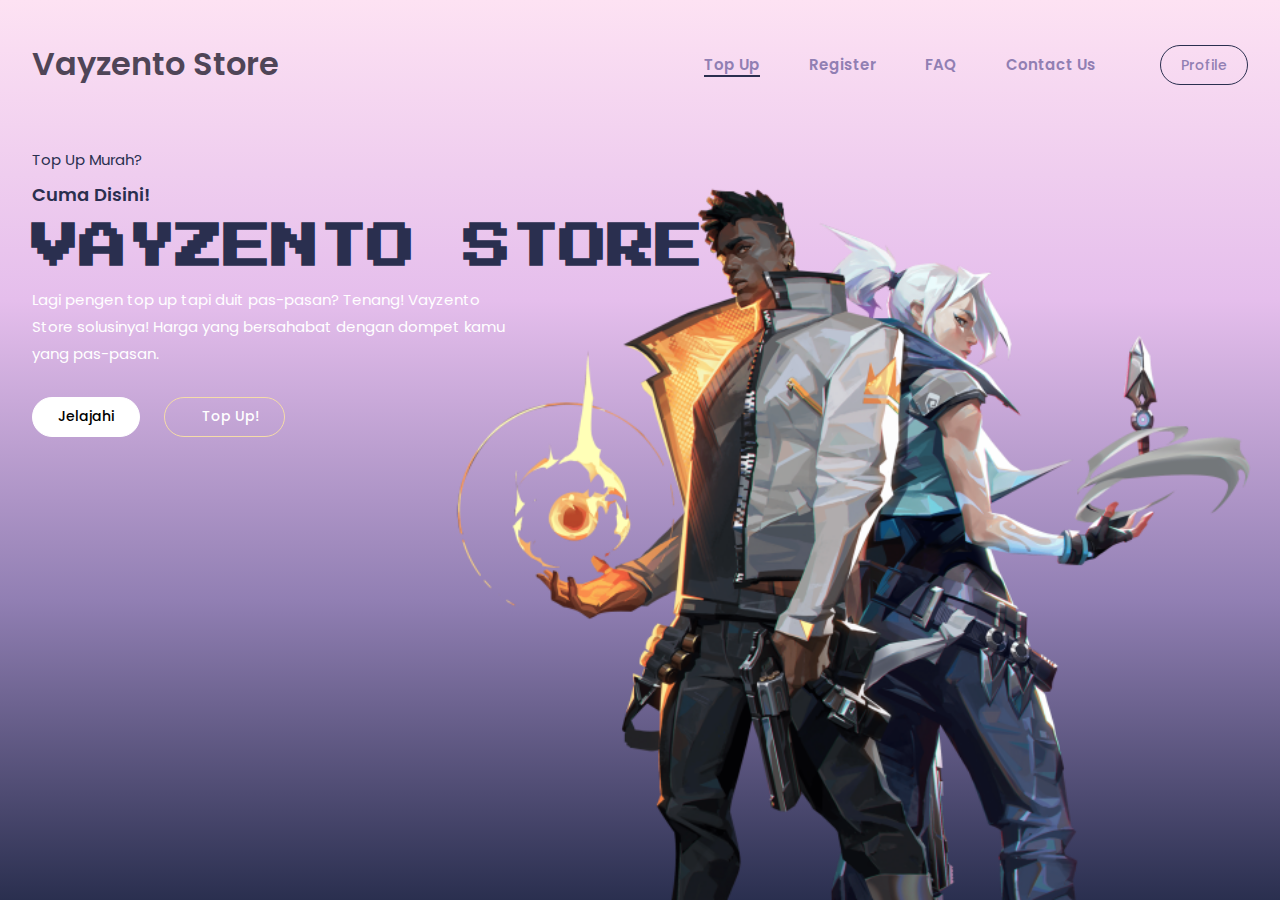
<file: projects/GMBL Project/index.html>
<!DOCTYPE html>
<html lang="en">
<head>
    <meta charset="UTF-8">
    <meta http-equiv="X-UA-Compatible" content="IE=edge">
    <meta name="viewport" content="width=device-width, initial-scale=1.0">
    <title>Home | Vayzento Store</title>

    <link rel="icon" type="image/x-icon" href="">

    <link rel="stylesheet" href="style.css">
    <link rel="preconnect" href="https://fonts.googleapis.com">
    <link rel="preconnect" href="https://fonts.gstatic.com" crossorigin>
    <link href="https://fonts.googleapis.com/css2?family=Permanent+Marker&family=Poppins:wght@100;200;300;400;500;600;700;800&family=Press+Start+2P&display=swap" rel="stylesheet">

    <link rel="stylesheet" href="https://cdnjs.cloudflare.com/ajax/libs/font-awesome/6.4.0/css/all.min.css" 
    integrity="sha512-iecdLmaskl7CVkqkXNQ/ZH/XLlvWZOJyj7Yy7tcenmpD1ypASozpmT/E0iPtmFIB46ZmdtAc9eNBvH0H/ZpiBw==" crossorigin="anonymous" 
    referrerpolicy="no-referrer" />
</head>
<body>
    <section class="hero">
        <div class="main-width">
            <header>
                <div class="logo">
                    <h2><a href="#">Vayzento Store</a></h2>
                </div>

                <nav>
                    <ul>
                        <li class="active"><a href="Top Up Page/topup.html">Top Up</a></li>
                        <li><a href="Register Page/register.html">Register</a></li>
                        <li><a href="#">FAQ</a></li>
                        <li><a href="#">Contact Us</a></li>
                        <li class="btn"><a href="#">Profile</a></li>
                    </ul>
                </nav>
            </header>

            <div class="content">
                <div class="main-text">
                    <h6>Top Up Murah?</h6>
                    <h3>Cuma Disini!</h3>
                    <h1>VAYZENTO STORE</h1>
                    <p>Lagi pengen top up tapi duit pas-pasan? Tenang! Vayzento Store solusinya!
                    Harga yang bersahabat dengan dompet kamu yang pas-pasan.</p>
                    <a href="#">Jelajahi</a>
                    <a href="Top Up Page/topup.html" class="cta"><i class="fa-solid fa-bag-shopping"></i>Top Up!</a>
                </div>

                <div class="social">
                    <a href="#" title="Instagram"><i class="fa-brands fa-instagram"></i></a>
                    <a href="#" title="TikTok"><i class="fa-brands fa-tiktok"></i></a>
                    <a href="#" title="Discord"><i class="fa-brands fa-discord"></i></a>
                    <a href="#" title="Whatsapp"><i class="fa-brands fa-whatsapp"></i></a>
                </div>
                <div class="image">
                    <img src="assets/JettPhoenix.png" alt="Jett and Phoenix">
                </div>
            </div>
        </div>
    </section>
</body>
</html>
</file>
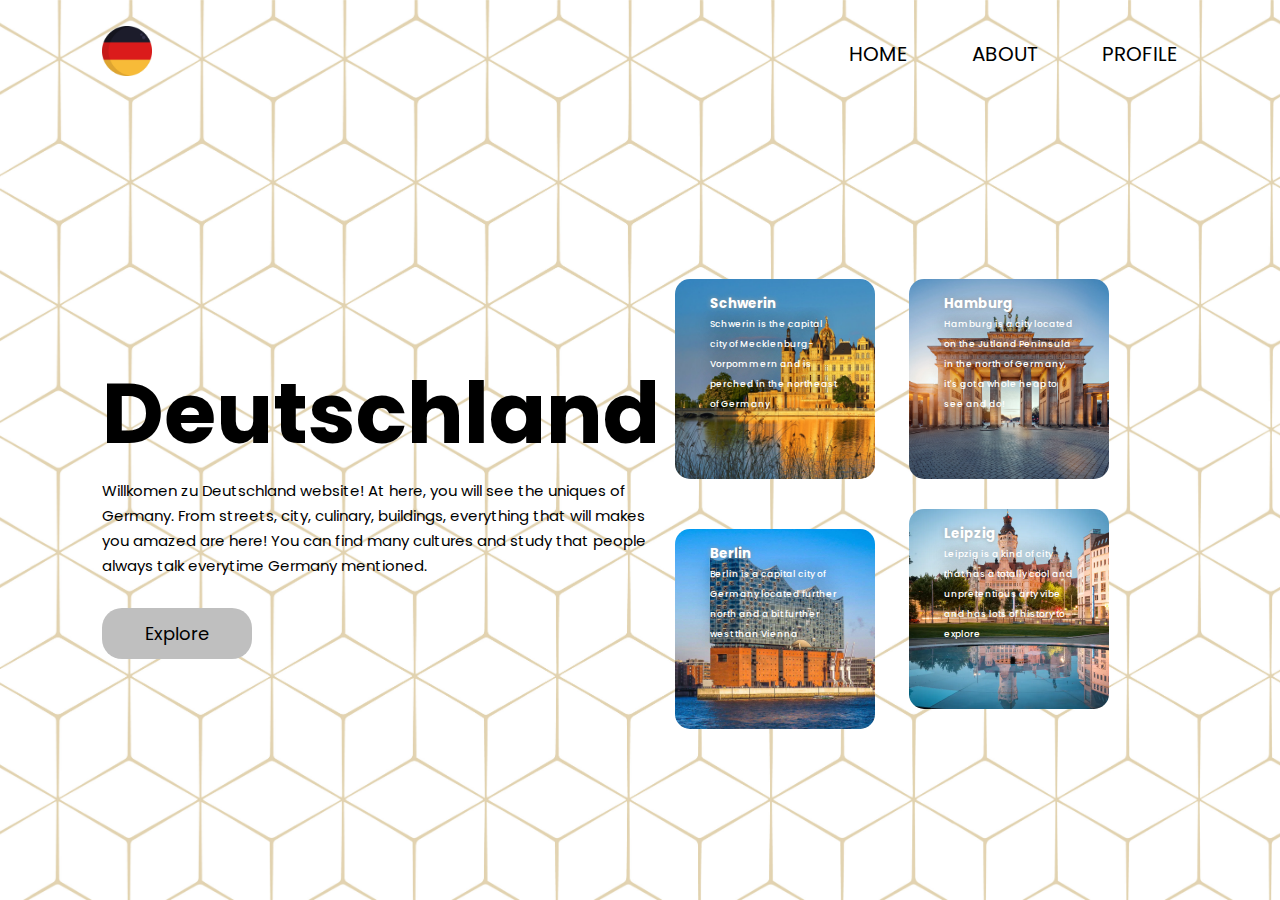
<file: projects/Neue Webseite/index.html>
<!DOCTYPE html>
<html lang="en">
<head>
    <meta charset="UTF-8">
    <meta name="viewport" content="width=device-width, initial-scale=1.0">
    <link rel="shortcut icon" href="medien/germany_favicon.png" type="medien/favicon">
    <title>Deutschland</title>
    <link rel="stylesheet" href="style.css">
    <link href="https://fonts.googleapis.com/css2?family=Poppins:wght@300;400;500;600;700;800;900&display=swap" rel="stylesheet">
</head>
<body>
    <div class="container">
        <div class="navbar">
            <a href="#"><img src="medien/germany_favicon.png" alt="Logo" class="logo"></a>
            <nav>
                <ul>
                    <li><a href="#">HOME</a></li>
                    <li><a href="#">ABOUT</a></li>
                    <li><a href="#">PROFILE</a></li>
                </ul>
            </nav>
        </div>

    <div class="row">
        <div class="col">
            <h1>Deutschland</h1>
            <p>Willkomen zu Deutschland website! At here, you will see the
                uniques of Germany. From streets, city, culinary, buildings,
                everything that will makes you amazed are here! You can find
                many cultures and study that people always talk everytime
                Germany mentioned.
            </p>
                <a href="#"><button type="button">Explore</button></a>
        </div>
        <div class="col">
            <div class="card card1">
                <h5>Schwerin</h5>
                <p>Schwerin is the capital city of Mecklenburg-Vorpommern and is 
                    perched in the northeast of Germany</p>
            </div>
            <div class="card card2">
                <h5>Hamburg</h5>
                <p>Hamburg is a city located on the Jutland Peninsula in the north of Germany, 
                    it's got a whole heap to see and do!</p>
            </div>
            <div class="card card3">
                <h5>Berlin</h5>
                <p>Berlin is a capital city of Germany located further north and a bit 
                    further west than Vienna</p>
            </div>
            <div class="card card4">
                <h5>Leipzig</h5>
                <p>Leipzig is a kind of city that has a totally cool and unpretentious arty vibe
                    and has lots of history to explore</p>
            </div>
        </div>
    </div>
</div>
</body>
</html>
</file>
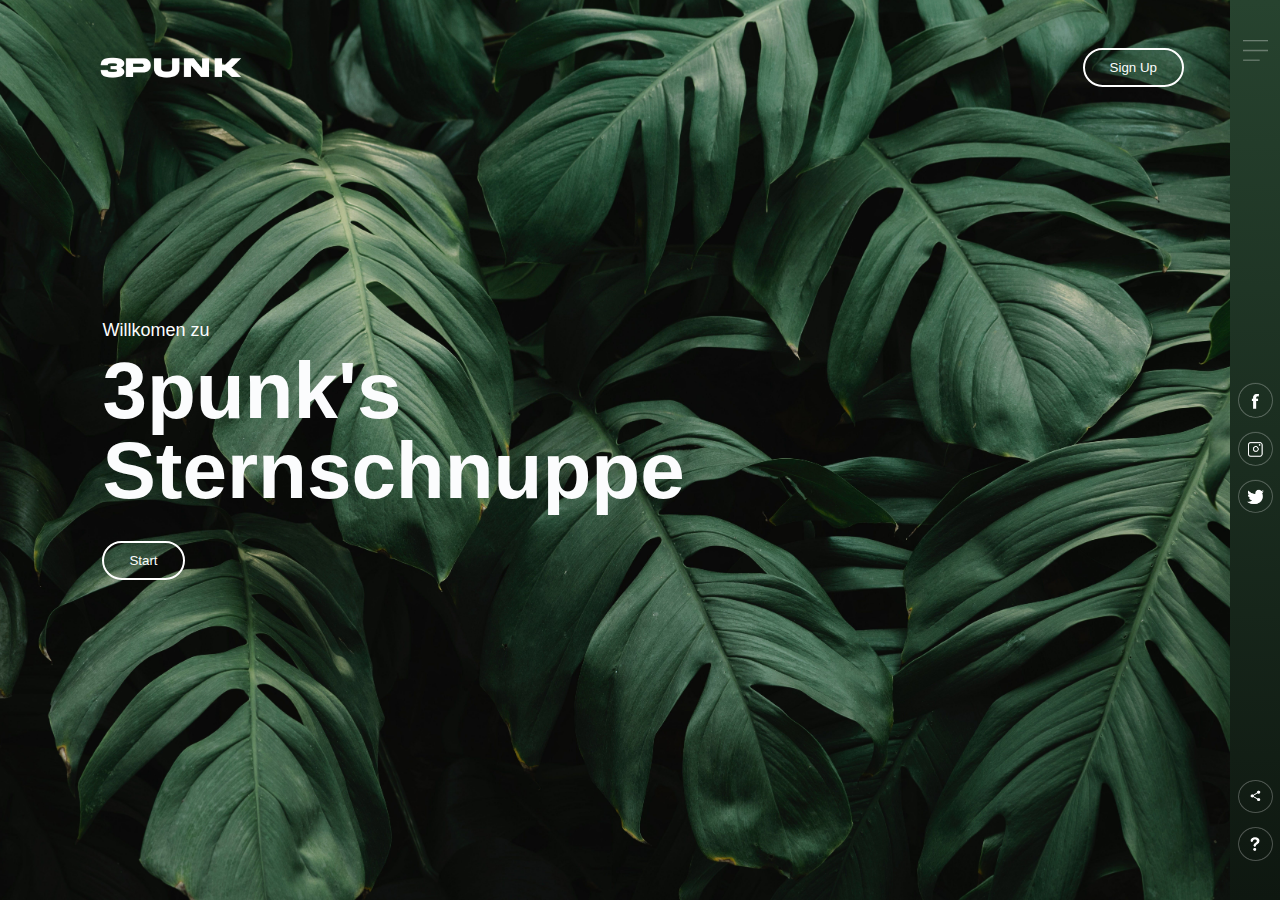
<file: projects/All Devices/stardenhardenburdenbart.html>
<!DOCTYPE html>
<html lang="en">
<head>
    <meta charset="UTF-8">
    <meta http-equiv="X-UA-Compatible" content="IE=edge">
    <meta name="viewport" content="width=device-width, initial-scale=1.0">
    <title>Sternschnuppe</title>
    <link rel="stylesheet" href="schmetterling.css" type="text/css">
</head>
<body>
    <div class="hintergrund">
        <div class="navbar">
            <img src="media/Logo.png" class="logo">
            <button type="button">Sign Up</button>
        </div>
        <div class="kontent">
            <small>Willkomen zu</small>
            <h1>3punk's<br>Sternschnuppe</h1>
            <button type="button">Start</button>
        </div>
        <div class="sider">
            <img src="media/menu.png" class="menu">
            <div class="socmed">
                <a href="https://www.facebook.com/evan.ewaldo.5/" target="_blank"><img src="media/fb.png" alt="Facebook"></a>
                <a href="https://www.instagram.com/schmetterling_des_himmels" target="_blank"><img src="media/ig.png" alt="Instagram"><a>
                <a href="https://www.twitter.com/van_wld/" target="_blank"><img src="media/tw.png" alt="Twitter"></a>
            </div>
            <div class="tool">
                <img src="media/share.png">
                <img src="media/info.png">
            </div>
        </div>
</body>
</html>
</file>
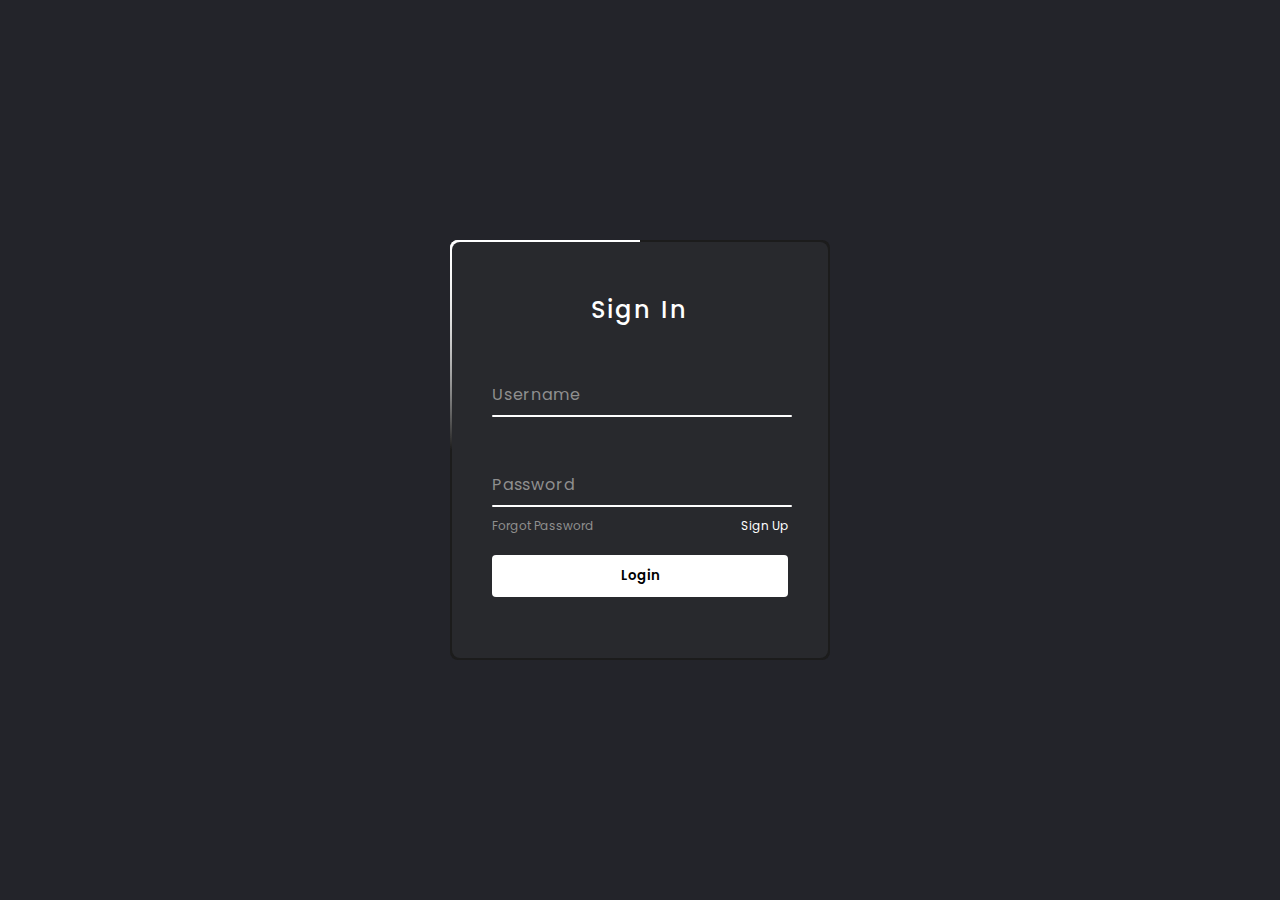
<file: projects/ANIMATED LOGIN/main.html>
<!DOCTYPE html>
<html lang="en">
<head>
    <meta charset="UTF-8">
    <title>Login Form</title>
    <link rel="stylesheet" href="model.css">
</head>
<body>
    <div class="form-box">
        <div class="form">
            <h2>Sign In</h2>
            <div class="inputBox">
                <input type="text" required="required">
                <span>Username</span>
                <i></i>
            </div>
            <div class="inputBox">
                <input type="password" required="required">
                <span>Password</span>
                <i></i>
            </div>
            <div class="links">
                <a href="#">Forgot Password</a>
                <a href="#">Sign Up</a>
            </div>
            <input type="submit" value="Login">
        </div>
    </div>
</body>
</html>
</file>
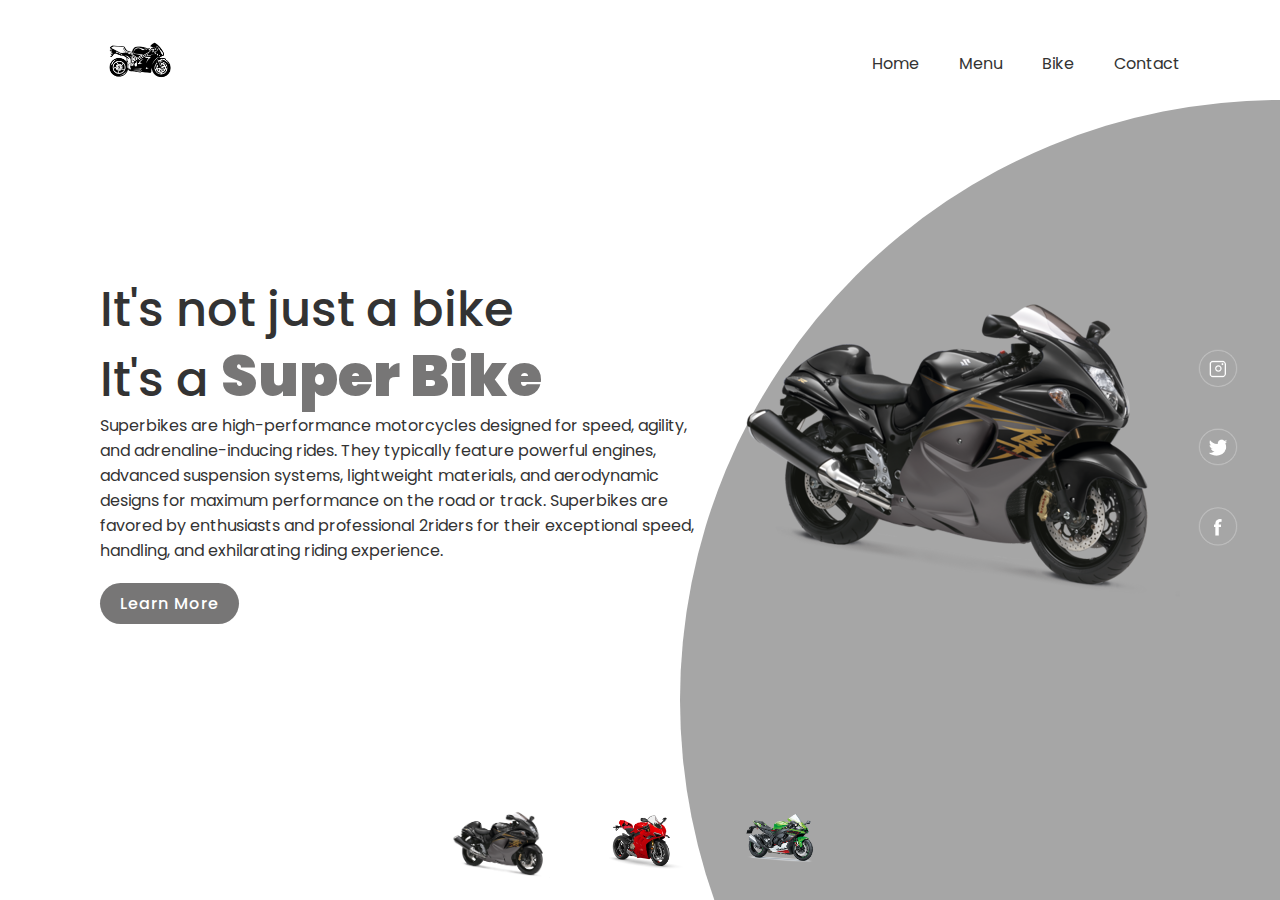
<file: projects/Superbikes/main.html>
<!DOCTYPE html>
<html lang="en">
<head>
    <meta charset="UTF-8">
    <meta http-equiv="X-UA-Compatible" content="IE=edge">
    <meta name="viewport" content="width=device-width, initial-scale=1.0">
    <title>Super Bikes</title>
    <link rel="stylesheet" href="style.css">
</head>
<body>
    <section>
        <div class="circle"></div>
        <header>
            <a href="#"><img src="assets/logo.png" alt="Logo" class="logo"></a>
        <ul>
            <li><a href="#">Home</a></li>
            <li><a href="#">Menu</a></li>
            <li><a href="#">Bike</a></li>
            <li><a href="#">Contact</a></li>
        </ul>
        </header>
        <div class="content">
            <div class="textBox">
                <h2>It's not just a bike<br>It's a <span>Super Bike</span></h2>
                <p>Superbikes are high-performance motorcycles designed for speed, agility, and 
                    adrenaline-inducing rides. They typically feature powerful engines, advanced 
                    suspension systems, lightweight materials, and aerodynamic designs for maximum 
                    performance on the road or track. Superbikes are favored by enthusiasts and professional 
                    2riders for their exceptional speed, handling, and exhilarating riding experience.</p>
                <a href="#">Learn More</a>
            </div>
            <div class="imgBox">
                <img src="assets/suzukihayabusa.png" class="bike">
            </div>
        </div>
        <ul class="thumb">
            <li><img src="assets/suzukihayabusa.png" onclick="imgSlider('assets/suzukihayabusa.png');changeCircleColor('#a6a6a6')"></li>
            <li><img src="assets/DucatiPV4.png" onclick="imgSlider('assets/DucatiPV4.png');changeCircleColor('#dc2b1e')"></li>
            <li><img src="assets/zx10.png" onclick="imgSlider('assets/zx10.png');changeCircleColor('#7df327')"></li>
        </ul>
        <ul class="sci">
            <li><a href="https://www.instagram.com" target="_blank"><img src="assets/ig.png"></a></li>
            <li><a href="https://www.twitter.com" target="_blank"><img src="assets/tw.png"></a></li>
            <li><a href="https://www.facebook.com" target="_blank"><img src="assets/fb.png"></a></li>
        </ul>
    </section>
    
    <script type="text/javascript">
        function imgSlider(anything){
            document.querySelector('.bike').src = anything;
        }

        function changeCircleColor(color){
            const circle = document.querySelector('.circle');
            circle.style.background = color;
        }
    </script>
</body>
</html>
</file>
<file: projects/GMBL Project/style.css>
*
{
    padding: 0;
    margin: 0;
    box-sizing: border-box;
    font-family: 'Poppins', sans-serif;
}

body
{
    overflow-x: hidden;
    overflow-y: hidden;
}

.main-width
{
    width: 1400px;
    max-width: 95%;
    margin: 0 auto;
}

.hero
{
    height: 100%;
    width: 100%;
    min-height: 100vh;
    background: linear-gradient(360deg, #2A2F4F, #917FB3, #E5BEEC, #FDE2F3);
    position: relative;
}

.hero header .logo h2 a
{
    display: block;
    font-size: 32px;
    font-weight: 600;
    text-decoration: none;
    color: #4F4557;
}

.hero header
{
    display: flex;
    align-items: center;
    justify-content: space-between;
    padding: 40px 0 30px;
}

nav ul li
{
    list-style: none;
    display: inline-block;
}

nav ul li a
{
    text-decoration: none;
    color: #917FB3;
    margin-left: 45px;
    font-size: 15px;
    font-weight: 600;
    border-bottom: 2px solid transparent;
    transition: .4s;
}

nav ul li:not(:last-child) a:hover,
nav ul li:not(:last-child) a:focus
{
    border-bottom: 2px solid #2A2F4F;
}

nav ul li.active a
{
    border-bottom: 2px solid #2A2F4F;
}

nav ul li.btn a
{
    background: transparent;
    color: #917FB3;
    border: 1px solid #2A2F4F;
    padding: 9px 20px;
    border-radius: 30px;
    line-height: 1.4;
    font-size: 14px;
    font-weight: 500;
    margin-left: 60px;
}

nav ul li.btn:hover a
{
    border: 1px solid white;
    color: #393646;
    background: #FFF;
    transition: .4s;
}

.content
{
    padding-top: 30px;
}

.content .main-text
{
    position: relative;
    z-index: 2;
    margin-bottom: 50px
}

.content .main-text h6
{
    font-size: 15px;
    font-weight: 400;
    color: #2A2F4F;
    margin-bottom: 10px;
}

.content .main-text h1
{
    font-size: 48px;
    line-height: 1;
    color: #2A2F4F;
    margin: 0px 0px 15px;
    font-family: 'Press Start 2P', cursive;
}

.content .main-text h3
{
    font-size: 18px;
    font-weight: 600;
    color: #2A2F4F;
    margin-bottom: 15px;
}

.content .main-text p
{
    max-width: 100%;
    width: 490px;
    color: #FFF;
    line-height: 1.8;
    font-size: 15px;
    margin-bottom: 30px;
}

.content .main-text a
{
    display: inline-block;
    text-decoration: none;
    color: #000;
    background: #FFF;
    border: 1px solid white;
    padding: 9px 25px;
    line-height: 1.4;
    border-radius: 30px;
    font-size: 14px;
    font-weight: 500;
}

.content .main-text a:hover
{
    transform: scale(1.2);
    border: 1px solid #f5dca8;
    background: transparent;
    color: #FFF;
    transition: .4s;
}

.content .main-text a.cta
{
    border: 1px solid #f5dca8;
    color: #FFF;
    background: transparent;
    margin-left: 20px;
}

.content .main-text a.cta i
{
    margin-right: 12px;
}

.content .main-text a.cta:hover
{
    color: black;
    background: #FFF;
    border: 1px solid white;
    transition: .4s;
}

.content .social
{
    position: relative;
    z-index: 2;
    margin-top: 120px;
    padding-bottom: 40px;
}

.content .social a
{
    display: inline-block;
    color: #f5dcac;
    margin-right: 25px;
    font-size: 23px;
}

.content .social a:hover
{
    transform: scale(1.2);
    transition: .4s;
    color: #FFF;
}

.image
{
    position: absolute;
    width: 100%;
    height: 82%;
    bottom: 0;
    right: 0;
    text-align: right;
}

.image img
{
    height: 100%;
}
</file>
<file: projects/Neue Webseite/style.css>
* {
    margin: 0;
    padding: 0;
    font-family: 'Poppins', sans-serif;
    scroll-behavior: smooth;
}

.container {
    width: 100%;
    height: 100vh;
    background: url(medien/background_eins.jpg);
    background-position: center;
    background-size: cover;
    box-sizing: border-box;
    padding-left: 8%;
    padding-right: 8%;
}

.navbar {
    height: 12%;
    display: flex;
    align-items: center;
}

.logo {
    width: 50px;
    cursor: pointer;
}

nav {
    flex: 1;
    text-align: right;
}

nav ul li {
    list-style: none;
    display: inline-block;
    margin-left: 60px;
}

nav ul li a {
    text-decoration: none;
    color: #000;
    font-size: 20px;
}

nav ul li a:hover {
    color: #999;
    transition: 0.3s;
}

.row {
    display: flex;
    height: 88%;
    align-items: center;
}

.col {
    flex-basis: 50%;
}

.col h1 {
    color: #000;
    font-size: 85px;
}

.col p {
    color: #000;
    font-size: 15px;
    line-height: 25px;
}

.col button {
    width: 150px;
    color: 000;
    font-size: 18px;
    padding: 12px 0;
    background: #bfbfbf;
    border: 0;
    border-radius: 20px;
    outline: none;
    margin-top: 30px;
    cursor: pointer;
    transition: .5s;
}

.card {
    width: 200px;
    height: 200px;
    display: inline-block;
    border-radius: 15px;
    padding: 15px 35px;
    box-sizing: border-box;
    margin: 15px 15px;
    transition: 0.4s;
}

.card1 {
    background-image: url(medien/schwerin_stadt.jpg);
    background-position: center;
    background-size: cover;  
}
.card2 {
    background-image: url(medien/berlin_stadt.jpg);
    background-position: center;
    background-size: cover;  
}
.card3 {
    background-image: url(medien/hamburg_stadt.jpg);
    background-position: center;
    background-size: cover;  
}
.card4 {
    background-image: url(medien/leipzig_stadt.jpg);
    background-position: center;
    background-size: cover;  
}

.card:hover {
    transform: translateY(-10px);
}

h5 {
    color: #fff;
    text-shadow: 0 0 5px #999;
}

.card p {
    text-shadow: 0 0 15px #000;
    font-size: 9px;
    line-height: 20px;
    color: #fff;
    font-weight: 500;
}
</file>
<file: projects/All Devices/schmetterling.css>
*
{
    margin: 0;
    padding: 0;
    font-family: sans-serif;
}

.hintergrund
{
    width: 100%;
    height: 100vh;
    background: url(media/green.jpeg);
    background-size: cover;
    background-position: center;
    position: relative;
    overflow: hidden;
}

.logo
{
    width: 150px;
    cursor: pointer;
}

.navbar 
{
    width: 85%;
    height: 15%;
    margin: auto;
    display: flex;
    align-items: center;
    justify-content: space-between;
}

button
{
    color: #fbfcfd;
    padding: 10px 25px;
    background: transparent;
    border: 2px solid #fff;
    border-radius: 20px;
    outline: none;
    cursor: pointer;
}

.kontent
{
    color: #fbfcfd;
    position: absolute;
    top: 50%;
    left: 8%;
    transform: translateY(-50%);
    z-index: 2;
}

h1
{
    font-size: 80px;
    margin: 10px 0 30px;
    line-height: 80px;
}

small
{
    font-size: 18px;
}

.sider
{
    width: 50px;
    height: 100vh;
    background: linear-gradient(#27432f, #0e1710);
    position: absolute;
    right: 0;
    top: 0;
}

.menu
{
    display: block;
    width: 25px;
    margin: 40px auto 0;
    cursor: pointer;
}

.socmed img, .tool img
{
    width: 35px;
    margin: 5px auto;
    cursor: pointer;
}

.socmed
{
    width: 50px;
    text-align: center;
    position: absolute;
    top: 50%;
    transform: translateY(-50%);
}

.tool
{
    width: 50px;
    text-align: center;
    position: absolute;
    bottom: 30px;
}

@media screen and (max-width: 600px)
{
    h1
    {
        font-size: 36px;
        line-height: 50px;
    }
    .sider
    {
        width: 100%;
        height: 50px;
        background: linear-gradient(#27432f, #0e1710);
        top: auto;
        bottom: 0;
        display: flex;
        align-items: center;
        justify-content: space-between;
        padding: 0 10px;
        box-sizing: border-box;
    }
    .socmed
    {
        width: auto;
        position: unset;
        transform: none;
    }

    .tool
    {
        width: auto;
        position: unset;
    }
    .menu
    {
        width: 18px;
        margin: 0;
    }
    button
    {
        color: #fbfcfd;
        font-size: 13px;
        padding: 5px 15px;
        background: transparent;
        border: 2px solid #fff;
        border-radius: 20px;
        outline: none;
        cursor: pointer;
    }
}

@media screen and (max-width: 900px) and (min-width: 600px)
{
    .sider
    {
        width: 100%;
        height: 50px;
        background: linear-gradient(#27432f, #0e1710);
        top: auto;
        bottom: 0;
        display: flex;
        align-items: center;
        justify-content: space-between;
        padding: 0 10px;
        box-sizing: border-box;
    }
    .socmed
    {
        width: auto;
        position: unset;
        transform: none;
    }

    .tool
    {
        width: auto;
        position: unset;
    }
    .menu
    {
        width: 18px;
        margin: 0;
    }
    button
    {
        color: #fbfcfd;
        font-size: 13px;
        padding: 5px 15px;
        background: transparent;
        border: 2px solid #fff;
        border-radius: 20px;
        outline: none;
        cursor: pointer;
    }
}
</file>
<file: projects/ANIMATED LOGIN/model.css>
@import url('https://fonts.googleapis.com/css2?family=Poppins:wght@300;400;500;600;700;800;900&display=swap');

*
{
    margin: 0;
    padding: 0;
    box-sizing: border-box;
    font-family: 'Poppins', sans-serif;
}

body
{
    display: flex;
    justify-content: center;
    align-items: center;
    min-height: 100vh;
    background: #23242a;
}

.form-box
{
    position: relative;
    width: 380px;
    height: 420px;
    background: #1c1c1c;
    border-radius: 8px;
    overflow: hidden;
}

.form-box::before
{
content: '';
position: absolute;
top: -50%;
left: -50%;
width: 380px;
height: 420px;
background: linear-gradient(0deg, transparent, #fff, #fff);
transform-origin: bottom right;
animation: animate 6s linear infinite;
}

.form-box::after
{
content: '';
position: absolute;
top: -50%;
left: -50%;
width: 380px;
height: 420px;
background: linear-gradient(0deg, transparent, #fff, #fff);
transform-origin: bottom right;
animation: animate 6s linear infinite;
animation-delay: -3s;
}

@keyframes animate
{
    0%
    {
        transform: rotate(0deg);
    }
    100%
    {
        transform: rotate(360deg);
    }
} 

.form
{
    position: absolute;
    inset: 2px;
    border-radius: 8px;
    background: #28292d;
    z-index: 10;
    padding: 50px 40px;
    display: flex;
    flex-direction: column;
}

.form h2
{
    color: #fff;
    font-weight: 500;
    text-align: center;
    letter-spacing: 0.1em;
}

.inputBox
{
    position: relative;
    width: 300px;
    margin-top: 35px;
}

.inputBox input
{
    position: relative;
    width: 100%;
    padding: 20px 10px 10px;
    background: transparent;
    border: none;
    outline: none;
    color: #23242a;
    font-size: 1em;
    letter-spacing: 0.05em;
    z-index: 10;
}

.inputBox span
{
    position: absolute;
    left: 0;
    padding: 20px 0px 10px;
    font-size: 1em;
    color: #8f8f8f;
    pointer-events: none;
    letter-spacing: 0.05em;
    transition: 0.5s;
}

.inputBox input:valid ~ span,
.inputBox input:focus ~ span
{
    color: #ffff;
    transform: translateX(0px) translateY(-34px);
    font-size: 0.75em;
}

.inputBox i
{
    position: absolute;
    left: 0;
    bottom: 0;
    width: 100%;
    height: 2px;
    background: #ffff;
    border-radius: 4px;
    transition: 0.5s;
    pointer-events: none;
    z-index: 9;
}

.inputBox input:valid ~ i,
.inputBox input:focus ~ i
{
    height: 44px;
}

.links
{
    display: flex;
    justify-content: space-between;
}

.links a
{
    margin: 10px 0;
    font-size: 0.75em;
    color: #8f8f8f;
    text-decoration: none;
}

.links a:hover,
.links a:nth-child(2)
{
    color: #ffff;
}

input[type="submit"]
{
    border: none;
    outline: none;
    background: #fff;
    padding: 11px 25px;
    margin-top: 10px;
    border-radius: 4px;
    font-weight: 600;
    cursor: pointer;
}

input[type="submit"]:active
{
    opacity: 0.8;
}
</file>
<file: projects/Superbikes/style.css>
@import url('https://fonts.googleapis.com/css2?family=Poppins:wght@300;400;500;600;700;800;900&display=swap');

* {
    margin: 0;
    padding: 0;
    box-sizing: border-box;
    font-family: 'Poppins', sans-serif;
}

section {
    position: relative;
    width: 100%;
    min-height: 100vh;
    padding: 100px;
    display: flex;
    justify-content: space-between;
    align-items: center;
    background: #fff;
}

header {
    position: absolute;
    top: 0;
    left: 0;
    width: 100%;
    padding: 20px 100px;
    display: flex;
    justify-content: space-between;
    align-items: center;
}

header .logo {
    position: relative;
    max-width: 80px;
}

header ul {
    position: relative;
    display: flex;
}

header ul li {
    list-style: none;
}

header ul li a {
    display: inline-block;
    color: #333;
    font-weight: 400;
    margin-left: 40px;
    text-decoration: none;
}

.content {
    position: relative;
    width: 100%;
    display: flex;
    justify-content: space-between;
    align-items: center;
}

.content .textBox {
    position: relative;
    max-width: 600px;
}

.content .textBox h2 {
    color: #333;
    font-size: 3em;
    line-height: 1.4em;
    font-weight: 500;
}

.content .textBox h2 span {
    color: #777676;
    font-size: 1.2em;
    font-weight: 900;
}

.content .textBox p {
    color: #333;
}

.content .textBox a {
    display: inline-block;
    margin-top: 20px;
    padding: 8px 20px;
    background: #777676;
    color: #fff;
    border-radius: 40px;
    font-weight: 500;
    letter-spacing: 1px;
    text-decoration: none;
}

.content .imgBox {
    width: 500px;
    display: flex;
    justify-content: flex-end;
}

.content .imgBox img {
    max-width: 540px;
}

.thumb {
    position: absolute;
    left: 50%;
    bottom: 10px;
    transform: translateX(-50%);
    display: flex;
}

.thumb li {
    list-style: none;
    display: inline-block;
    margin: 0 20px;
    cursor: pointer;
    transition: 0.5s;
}

.thumb li:hover {
    transform: translateY(-10px);
}

.thumb li img {
    max-width: 100px;
}

.sci {
    position: absolute;
    top: 50%;
    right: 30px;
    transform: translateY(-50%);
    display: flex;
    justify-content: center;
    align-items: center;
    flex-direction: column;
}

.sci li {
    list-style: none;
}

.sci li a {
    display: inline-block;
    margin: 5px 0;
    transform: scale(0.6);
}

.circle {
    position: absolute;
    top: 0;
    left: 0;
    width: 100%;
    height: 100%;
    background: #a6a6a6;
    clip-path: circle(600px at right 700px);
}

.bike {
    max-width: 1000px;
}
</file>
